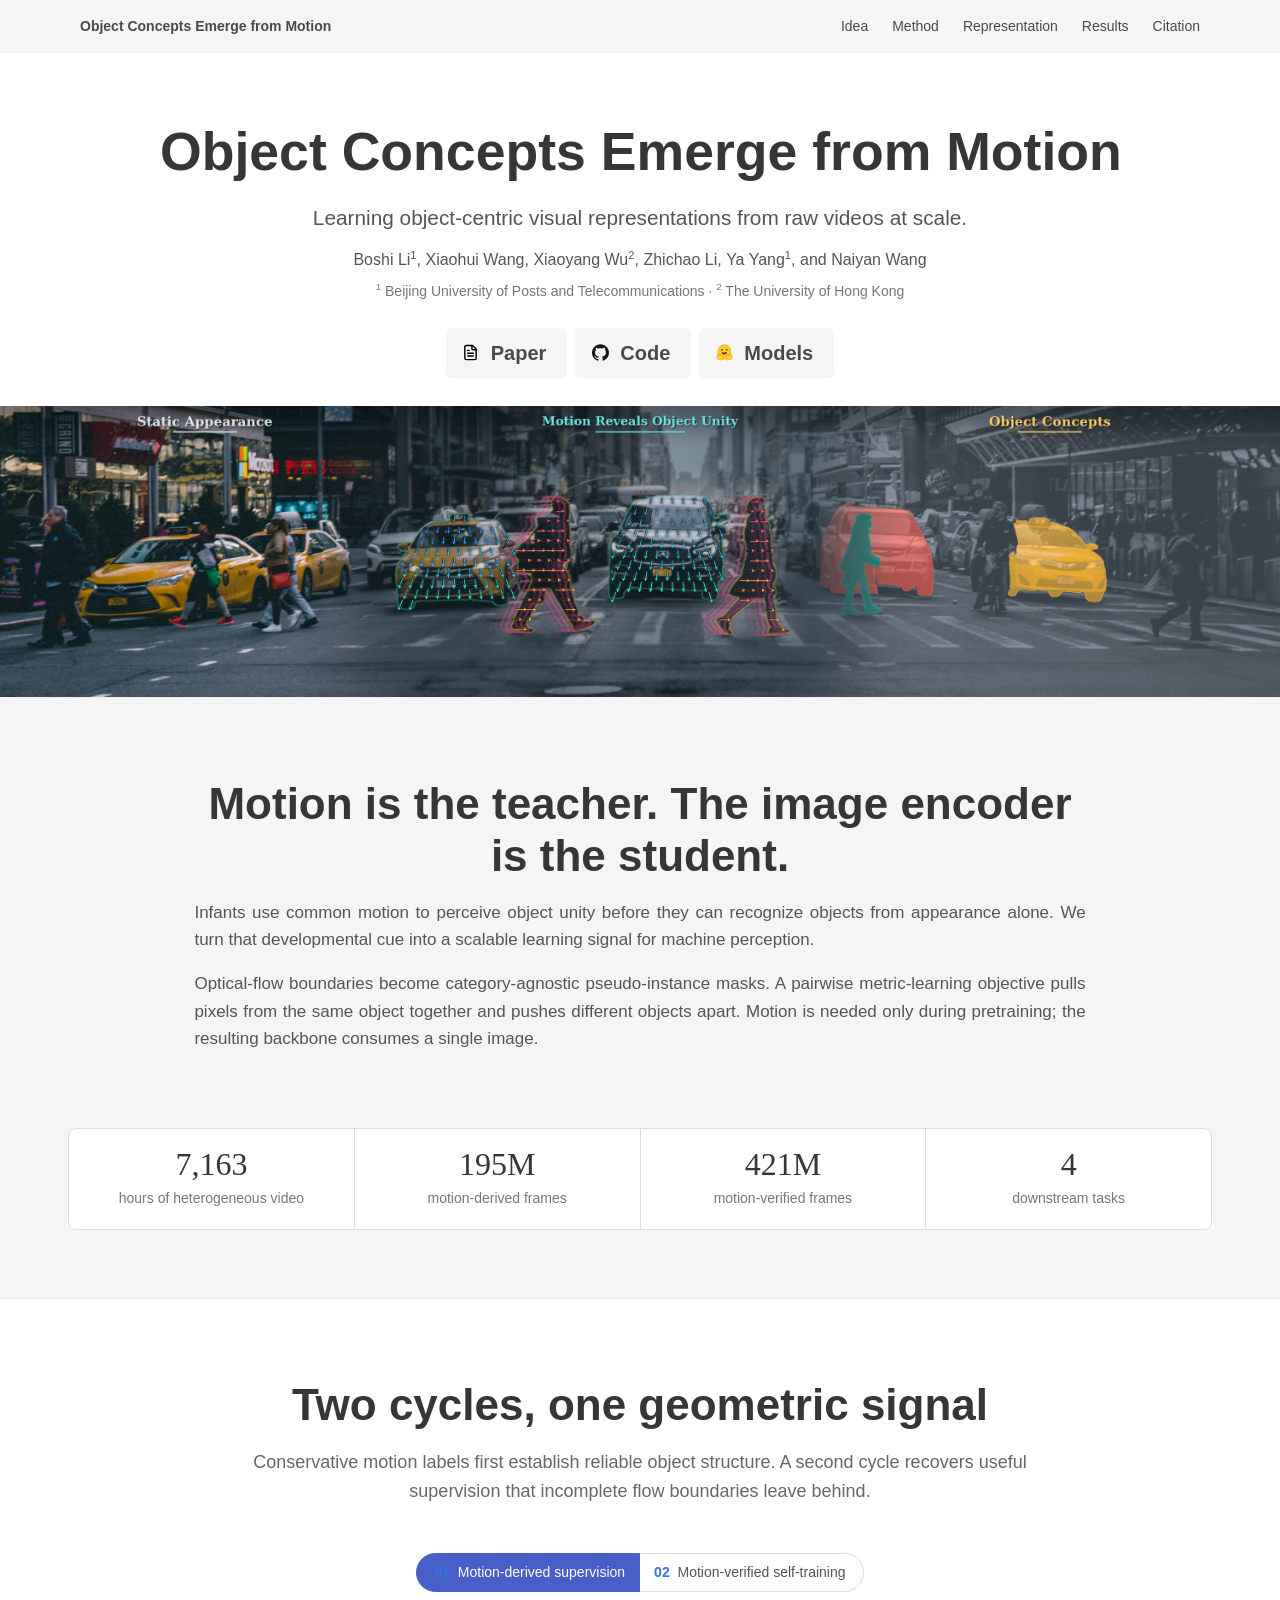
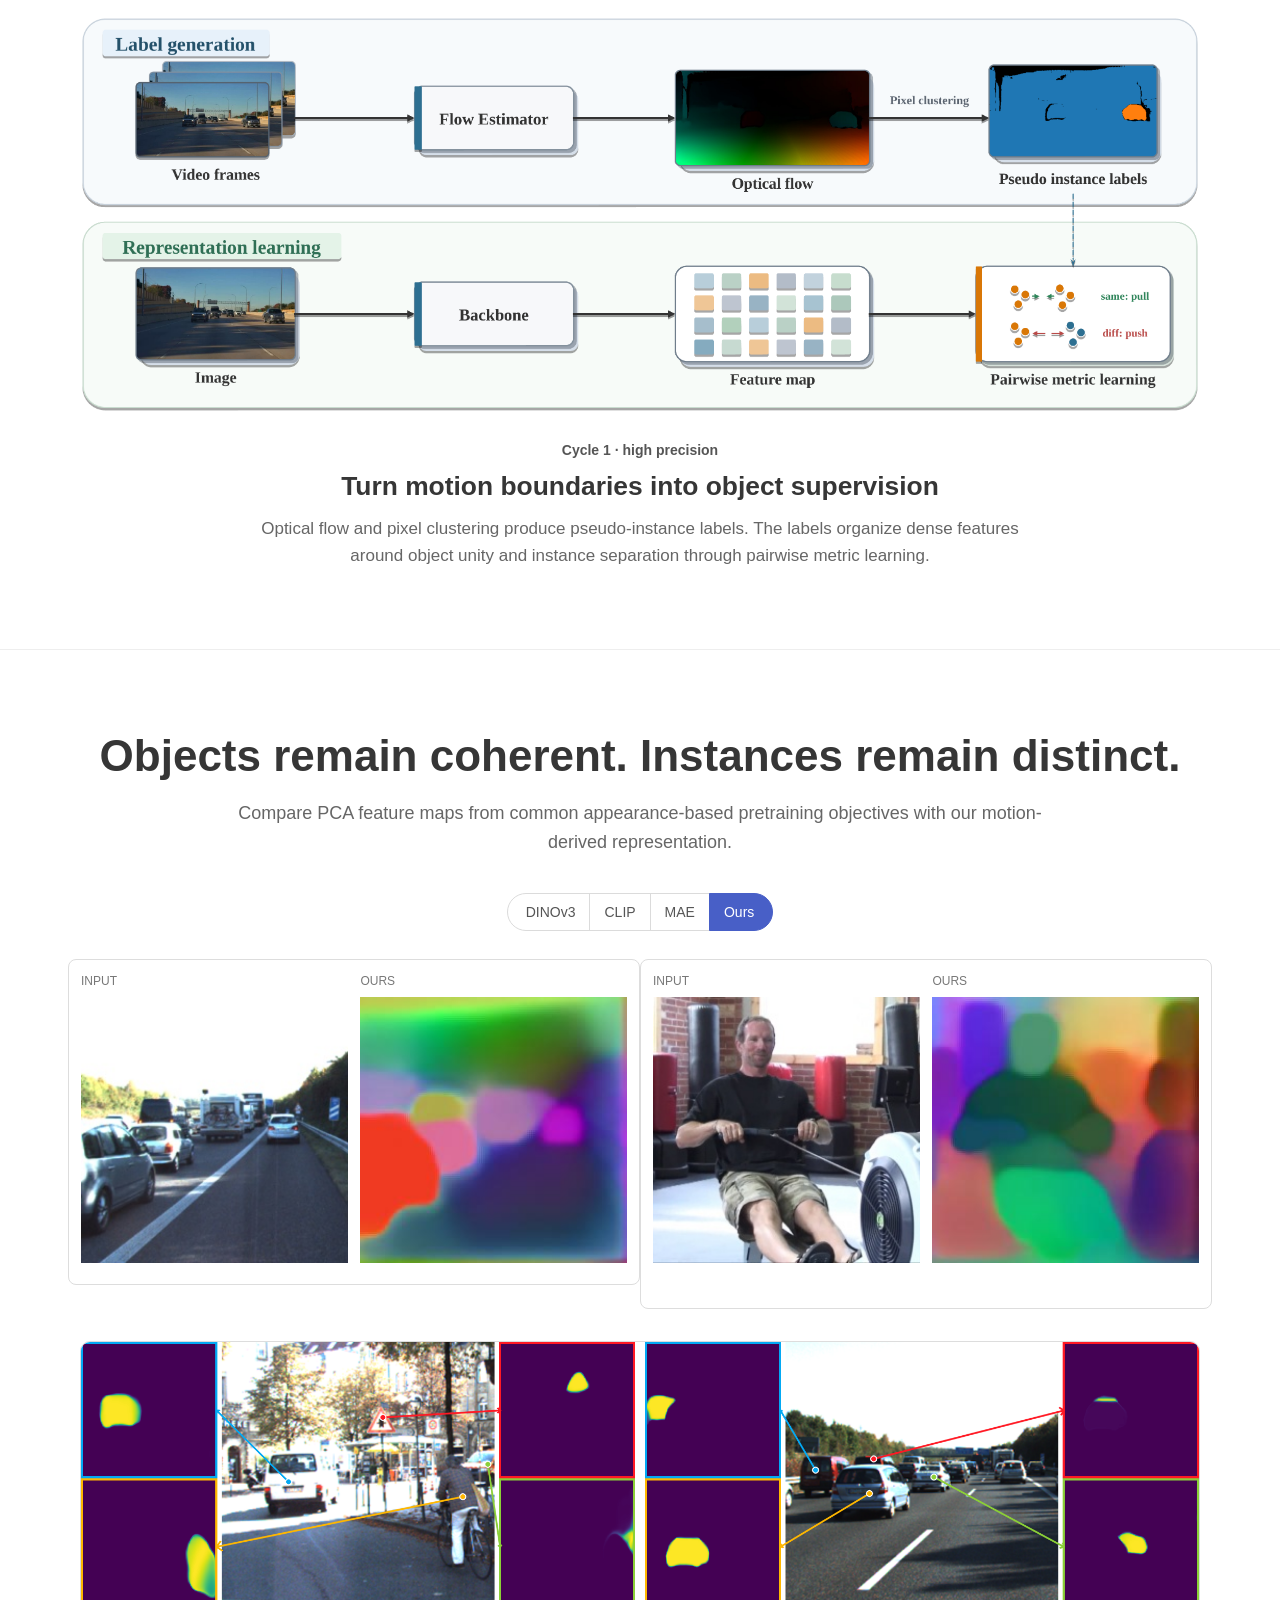
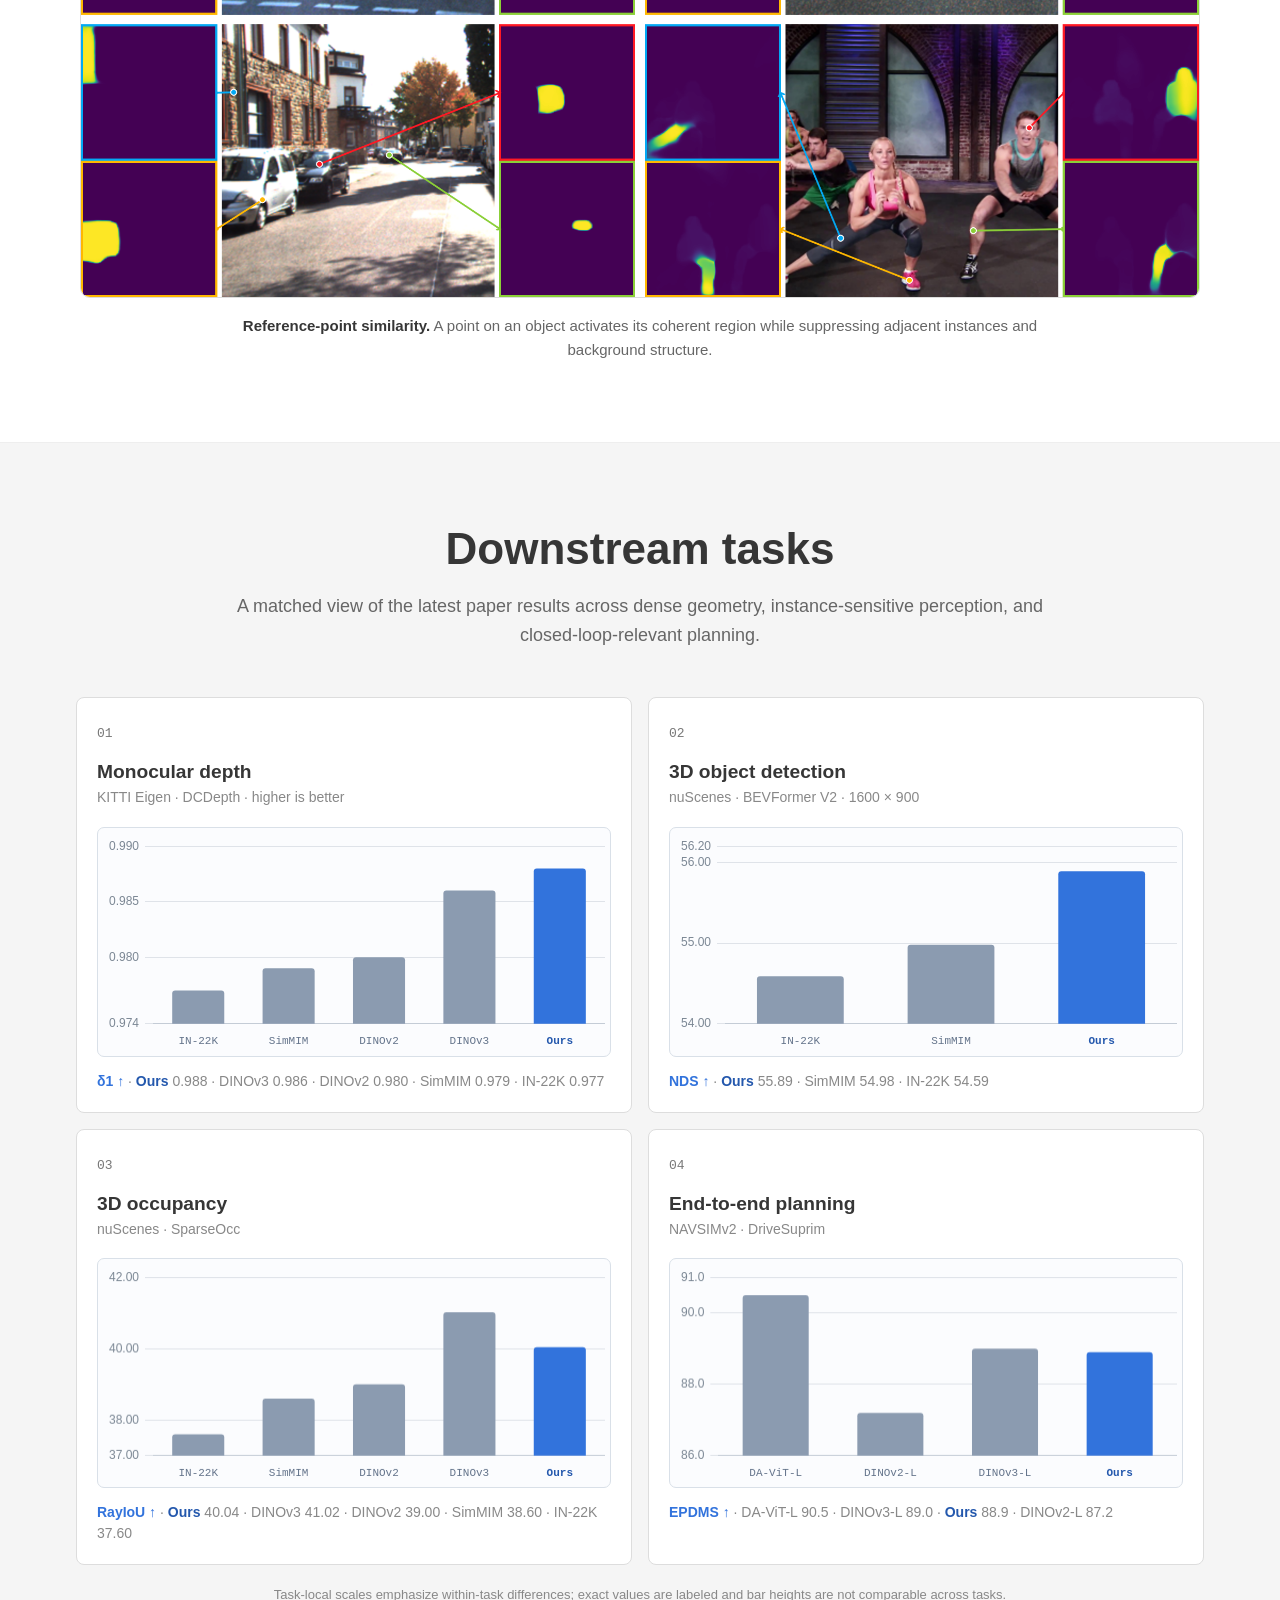
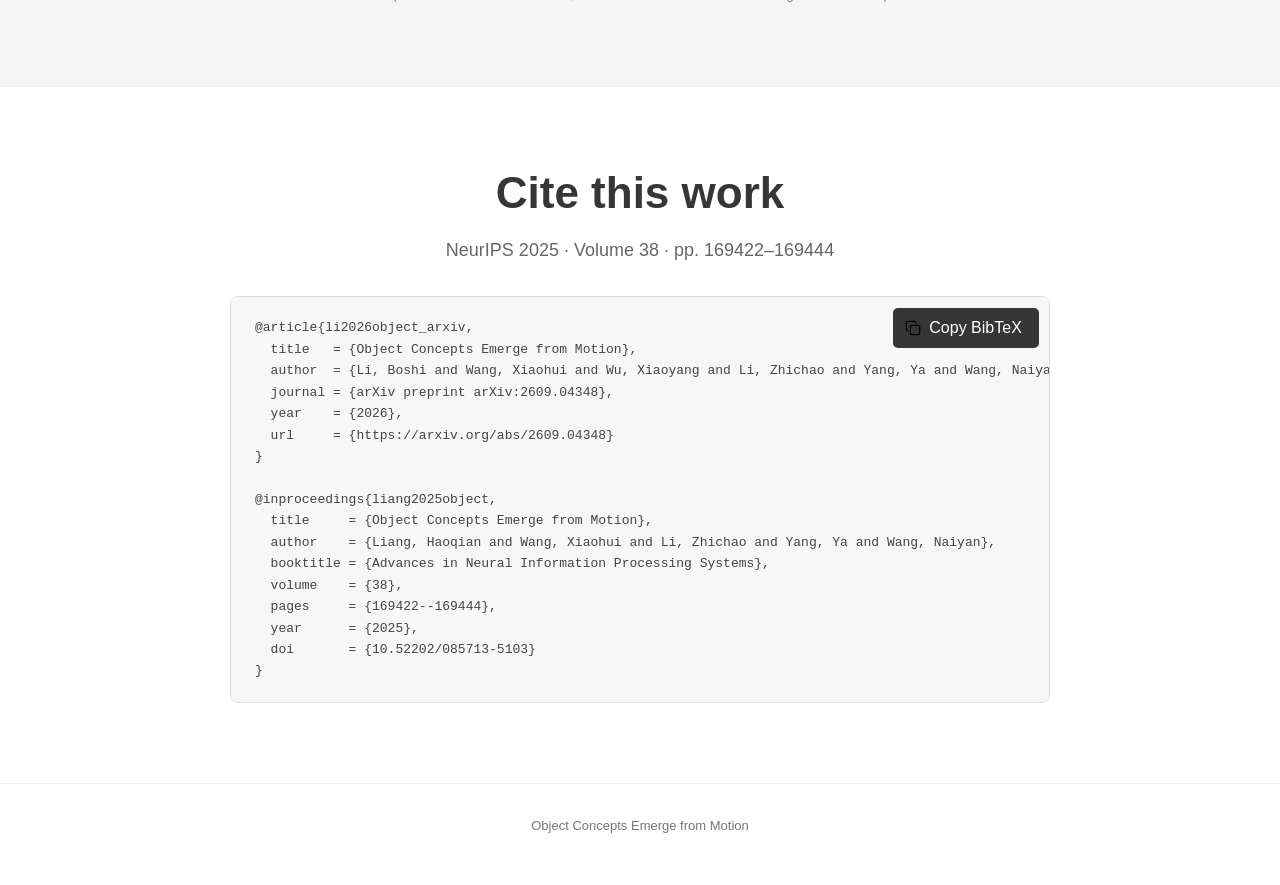
<file: index.html>
<!doctype html>
<html lang="en">
  <head>
    <meta charset="utf-8">
    <meta name="viewport" content="width=device-width, initial-scale=1">
    <meta name="description" content="Object Concepts Emerge from Motion: learning object-centric visual representations from raw video at scale.">
    <meta name="theme-color" content="#ffffff">
    <meta property="og:title" content="Object Concepts Emerge from Motion">
    <meta property="og:description" content="Motion teaches a single-image encoder which pixels belong to each object.">
    <meta property="og:image" content="assets/main-teaser.png">
    <title>Object Concepts Emerge from Motion</title>
    <link rel="icon" href="assets/favicon.svg" type="image/svg+xml">
    <link rel="stylesheet" href="assets/vendor/bulma.min.css">
    <link rel="stylesheet" href="styles.css?v=11">
    <script src="assets/vendor/chart.umd.min.js" defer></script>
    <script src="script.js?v=10" defer></script>
  </head>
  <body>
    <a class="skip-link" href="#main-content">Skip to content</a>
    <nav class="navbar is-light publication-nav" aria-label="Main navigation">
      <div class="container is-max-desktop">
        <div class="navbar-brand"><a class="navbar-item nav-brand" href="#top">Object Concepts Emerge from Motion</a></div>
        <button class="navbar-burger" type="button" aria-label="Open navigation" aria-expanded="false" aria-controls="publication-menu"><span></span><span></span><span></span></button>
        <div class="navbar-menu" id="publication-menu">
          <div class="navbar-end">
            <a class="navbar-item" href="#idea">Idea</a><a class="navbar-item" href="#method">Method</a><a class="navbar-item" href="#representation">Representation</a><a class="navbar-item" href="#results">Results</a><a class="navbar-item" href="#citation">Citation</a>
          </div>
        </div>
      </div>
    </nav>

    <main id="main-content">
      <section class="hero publication-hero" id="top">
        <div class="hero-body">
          <div class="container is-max-desktop has-text-centered">
            <h1 class="title publication-title">Object Concepts Emerge from Motion</h1>
            <p class="subtitle publication-deck">Learning object-centric visual representations from raw videos at scale.</p>
            <div class="publication-authors"><span class="author-block">Boshi Li<sup>1</sup>,</span> <span class="author-block">Xiaohui Wang,</span> <span class="author-block">Xiaoyang Wu<sup>2</sup>,</span> <span class="author-block">Zhichao Li,</span> <span class="author-block">Ya Yang<sup>1</sup>,</span> <span class="author-block">and Naiyan Wang</span></div>
            <div class="publication-affiliations"><sup>1</sup> Beijing University of Posts and Telecommunications · <sup>2</sup> The University of Hong Kong</div>
            <div class="publication-links buttons are-medium is-centered">
              <a class="button is-light" href="http://arxiv.org/abs/2609.04348" target="_blank" rel="noreferrer"><span class="icon"><img src="assets/icons/file-text.svg" alt=""></span><span>Paper</span></a>
              <a class="button is-light" href="https://github.com/TJ12342/object-concepts-from-motion/tree/main" target="_blank" rel="noreferrer"><span class="icon"><img src="assets/icons/github.svg" alt=""></span><span>Code</span></a>
              <a class="button is-light" href="https://huggingface.co/tj111/object-concepts-from-motion/tree/main" target="_blank" rel="noreferrer"><span class="icon"><img src="assets/icons/hugging-face.svg" alt=""></span><span>Models</span></a>
            </div>
          </div>
        </div>
      </section>

      <section class="section teaser-section" aria-label="Paper overview">
        <div class="teaser-container">
          <figure class="publication-figure"><img src="assets/main-teaser.png" alt="A street scene progressing from static appearance, through optical-flow groupings, to coherent object concepts."></figure>
        </div>
      </section>

      <section class="section is-light" id="idea">
        <div class="container is-max-desktop">
          <div class="columns is-centered"><div class="column is-four-fifths has-text-centered"><h2 class="title is-3">Motion is the teacher. The image encoder is the student.</h2><div class="content has-text-justified"><p>Infants use common motion to perceive object unity before they can recognize objects from appearance alone. We turn that developmental cue into a scalable learning signal for machine perception.</p><p>Optical-flow boundaries become category-agnostic pseudo-instance masks. A pairwise metric-learning objective pulls pixels from the same object together and pushes different objects apart. Motion is needed only during pretraining; the resulting backbone consumes a single image.</p></div></div></div>
          <div class="columns project-stats is-centered"><div class="column"><strong>7,163</strong><span>hours of heterogeneous video</span></div><div class="column"><strong>195M</strong><span>motion-derived frames</span></div><div class="column"><strong>421M</strong><span>motion-verified frames</span></div><div class="column"><strong>4</strong><span>downstream tasks</span></div></div>
        </div>
      </section>

      <section class="section" id="method">
        <div class="container is-max-desktop">
          <div class="columns is-centered"><div class="column is-four-fifths has-text-centered"><h2 class="title is-3">Two cycles, one geometric signal</h2><p class="section-lead">Conservative motion labels first establish reliable object structure. A second cycle recovers useful supervision that incomplete flow boundaries leave behind.</p></div></div>
          <div class="tabs is-centered is-toggle is-toggle-rounded method-tabs" role="tablist"><ul><li class="is-active"><a id="cycle-one-tab" role="tab" aria-selected="true" aria-controls="method-panel" data-method="cycle-one"><span>01</span>&nbsp; Motion-derived supervision</a></li><li><a id="cycle-two-tab" role="tab" aria-selected="false" aria-controls="method-panel" data-method="cycle-two"><span>02</span>&nbsp; Motion-verified self-training</a></li></ul></div>
          <div class="method-panel" id="method-panel" role="tabpanel" aria-labelledby="cycle-one-tab"><figure class="publication-figure"><img id="method-image" src="assets/cycle-one-web-v2.png" alt="Cycle one pipeline from video frames and optical flow to pseudo-instance labels and pairwise representation learning."></figure><div class="method-caption has-text-centered"><p class="publication-venue" id="method-kicker">Cycle 1 · high precision</p><h3 class="title is-4" id="method-title">Turn motion boundaries into object supervision</h3><p id="method-description">Optical flow and pixel clustering produce pseudo-instance labels. The labels organize dense features around object unity and instance separation through pairwise metric learning.</p></div></div>
        </div>
      </section>

      <section class="section" id="representation"><div class="container is-max-desktop"><div class="has-text-centered"><h2 class="title is-3">Objects remain coherent. Instances remain distinct.</h2><p class="section-lead">Compare PCA feature maps from common appearance-based pretraining objectives with our motion-derived representation.</p></div><div class="tabs is-centered is-toggle is-toggle-rounded feature-tabs" role="tablist"><ul><li><a role="tab" aria-selected="false" data-feature="dinov3">DINOv3</a></li><li><a role="tab" aria-selected="false" data-feature="clip">CLIP</a></li><li><a role="tab" aria-selected="false" data-feature="mae">MAE</a></li><li class="is-active"><a role="tab" aria-selected="true" data-feature="ours">Ours</a></li></ul></div><div class="columns feature-grid"><figure class="column box feature-sample"><div class="feature-pair"><div><span>Input</span><img src="assets/teaser-road.jpg" alt="Road scene input image."></div><div><span class="feature-name">Ours</span><img class="feature-output" data-scene="road" src="assets/teaser-road-ours.jpg" alt="Our PCA feature map for the road scene."></div></div></figure><figure class="column box feature-sample"><div class="feature-pair"><div><span>Input</span><img src="assets/teaser-urban.jpg" alt="Urban scene input image."></div><div><span class="feature-name">Ours</span><img class="feature-output" data-scene="urban" src="assets/teaser-urban-ours.jpg" alt="Our PCA feature map for the urban scene."></div></div></figure></div><figure class="publication-figure similarity-figure"><img src="assets/similarity-panels.png" alt="Reference-point similarity maps localized around coherent objects."><figcaption><strong>Reference-point similarity.</strong> A point on an object activates its coherent region while suppressing adjacent instances and background structure.</figcaption></figure></div></section>

      <section class="section is-light" id="results"><div class="container is-max-desktop"><div class="has-text-centered"><h2 class="title is-3">Downstream tasks</h2><p class="section-lead">A matched view of the latest paper results across dense geometry, instance-sensitive perception, and closed-loop-relevant planning.</p></div><div class="columns is-multiline result-grid"><article class="column is-half"><div class="box result-item"><span class="result-index">01</span><h3 class="title is-5">Monocular depth</h3><p>KITTI Eigen · DCDepth · higher is better</p><div class="chart-frame"><canvas id="depth-chart" data-result-chart="depth" role="img" aria-label="KITTI delta one comparison at L scale"></canvas></div><p class="chart-summary"><strong>δ1 ↑</strong> · <span class="chart-method-ours">Ours</span> 0.988 · DINOv3 0.986 · DINOv2 0.980 · SimMIM 0.979 · IN-22K 0.977</p></div></article><article class="column is-half"><div class="box result-item"><span class="result-index">02</span><h3 class="title is-5">3D object detection</h3><p>nuScenes · BEVFormer V2 · 1600 × 900</p><div class="chart-frame"><canvas id="detection-chart" data-result-chart="detection" role="img" aria-label="nuScenes NDS comparison at L scale"></canvas></div><p class="chart-summary"><strong>NDS ↑</strong> · <span class="chart-method-ours">Ours</span> 55.89 · SimMIM 54.98 · IN-22K 54.59</p></div></article><article class="column is-half"><div class="box result-item"><span class="result-index">03</span><h3 class="title is-5">3D occupancy</h3><p>nuScenes · SparseOcc</p><div class="chart-frame"><canvas id="occupancy-chart" data-result-chart="occupancy" role="img" aria-label="nuScenes RayIoU comparison at L scale"></canvas></div><p class="chart-summary"><strong>RayIoU ↑</strong> · <span class="chart-method-ours">Ours</span> 40.04 · DINOv3 41.02 · DINOv2 39.00 · SimMIM 38.60 · IN-22K 37.60</p></div></article><article class="column is-half"><div class="box result-item"><span class="result-index">04</span><h3 class="title is-5">End-to-end planning</h3><p>NAVSIMv2 · DriveSuprim</p><div class="chart-frame"><canvas id="planning-chart" data-result-chart="planning" role="img" aria-label="NAVSIMv2 EPDMS comparison at L scale"></canvas></div><p class="chart-summary"><strong>EPDMS ↑</strong> · DA-ViT-L 90.5 · DINOv3-L 89.0 · <span class="chart-method-ours">Ours</span> 88.9 · DINOv2-L 87.2</p></div></article></div><p class="results-note has-text-centered">Task-local scales emphasize within-task differences; exact values are labeled and bar heights are not comparable across tasks.</p></div></section>

      <section class="section" id="citation"><div class="container is-max-desktop"><div class="columns is-centered"><div class="column is-four-fifths has-text-centered"><h2 class="title is-3">Cite this work</h2><p class="section-lead">NeurIPS 2025 · Volume 38 · pp. 169422–169444</p><div class="bibtex-wrap"><button class="button is-dark copy-button" type="button" data-copy-citation><span class="icon"><img src="assets/icons/copy.svg" alt=""></span><span>Copy BibTeX</span></button><pre id="bibtex"><code>@article{li2026object_arxiv,
  title   = {Object Concepts Emerge from Motion},
  author  = {Li, Boshi and Wang, Xiaohui and Wu, Xiaoyang and Li, Zhichao and Yang, Ya and Wang, Naiyan},
  journal = {arXiv preprint arXiv:2609.04348},
  year    = {2026},
  url     = {https://arxiv.org/abs/2609.04348}
}

@inproceedings{liang2025object,
  title     = {Object Concepts Emerge from Motion},
  author    = {Liang, Haoqian and Wang, Xiaohui and Li, Zhichao and Yang, Ya and Wang, Naiyan},
  booktitle = {Advances in Neural Information Processing Systems},
  volume    = {38},
  pages     = {169422--169444},
  year      = {2025},
  doi       = {10.52202/085713-5103}
}</code></pre></div></div></div></div></section>
    </main>
    <footer class="footer"><div class="content has-text-centered"><p>Object Concepts Emerge from Motion</p></div></footer>
  </body>
</html>
</file>
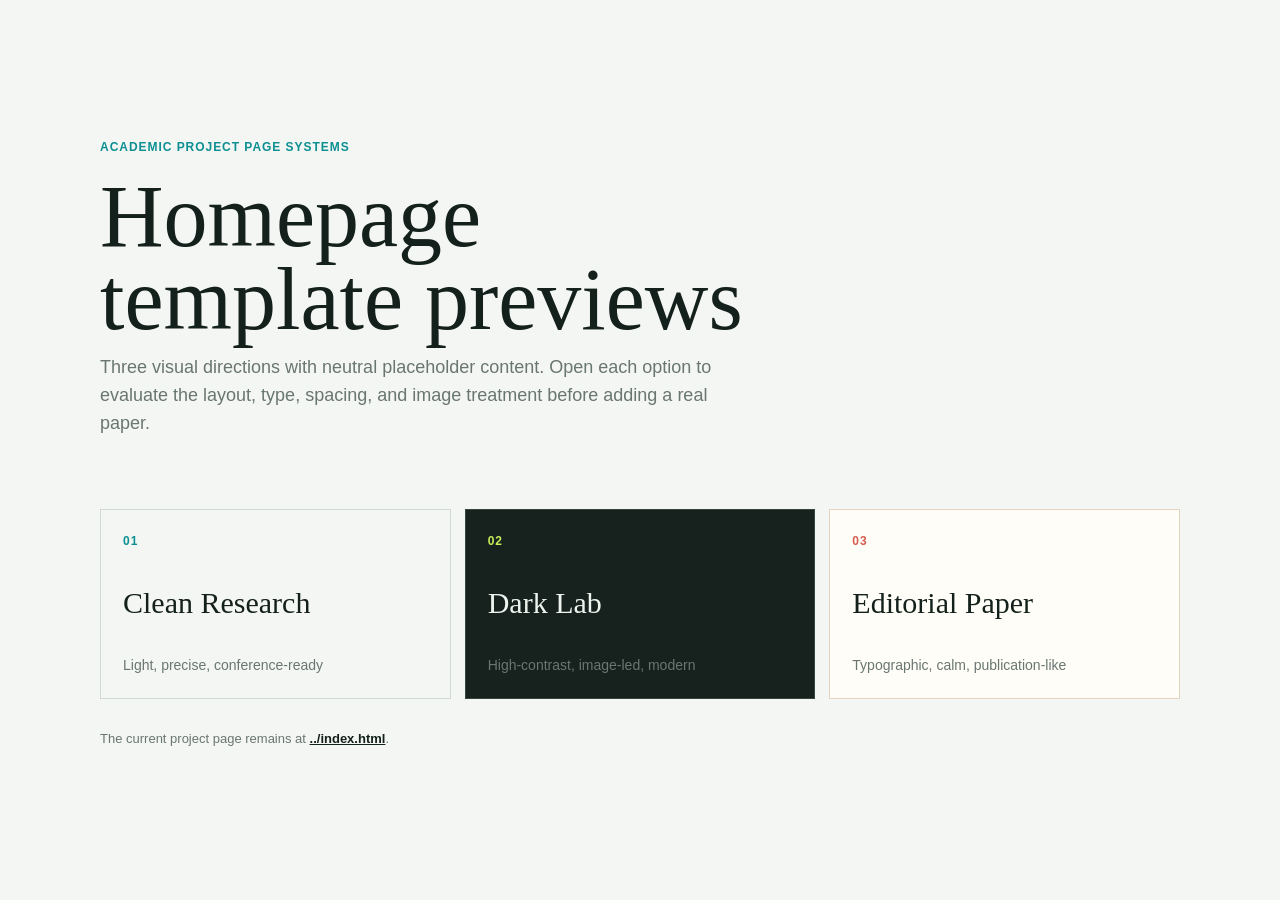
<file: variants/index.html>
<!doctype html>
<html lang="en">
  <head>
    <meta charset="utf-8">
    <meta name="viewport" content="width=device-width, initial-scale=1">
    <title>Homepage template previews</title>
    <link rel="stylesheet" href="styles.css">
  </head>
  <body class="preview-index">
    <main>
      <p class="preview-kicker">Academic project page systems</p>
      <h1>Homepage template previews</h1>
      <p class="preview-intro">Three visual directions with neutral placeholder content. Open each option to evaluate the layout, type, spacing, and image treatment before adding a real paper.</p>
      <div class="preview-grid">
        <a class="preview-card clean" href="clean.html">
          <span class="preview-number">01</span>
          <strong>Clean Research</strong>
          <span>Light, precise, conference-ready</span>
        </a>
        <a class="preview-card dark" href="dark.html">
          <span class="preview-number">02</span>
          <strong>Dark Lab</strong>
          <span>High-contrast, image-led, modern</span>
        </a>
        <a class="preview-card editorial" href="editorial.html">
          <span class="preview-number">03</span>
          <strong>Editorial Paper</strong>
          <span>Typographic, calm, publication-like</span>
        </a>
      </div>
      <p class="preview-note">The current project page remains at <a href="../index.html">../index.html</a>.</p>
    </main>
  </body>
</html>
</file>
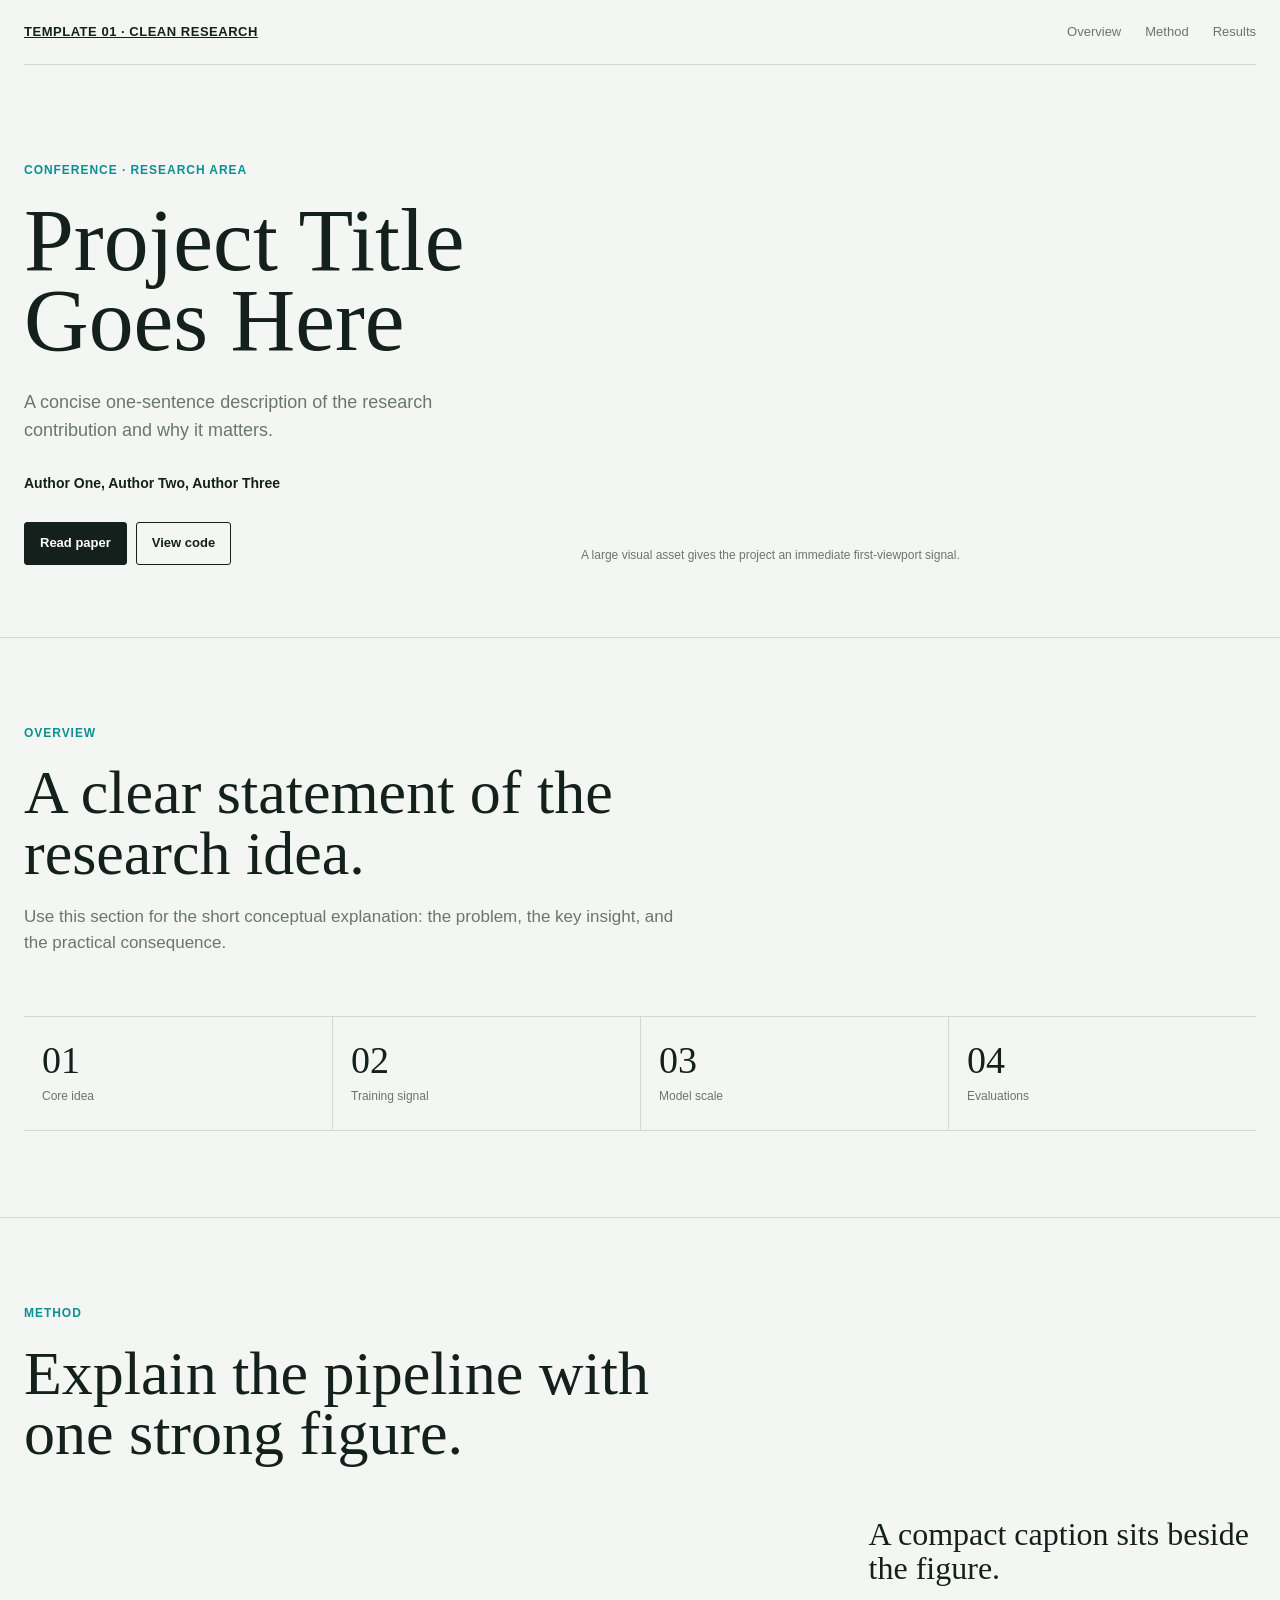
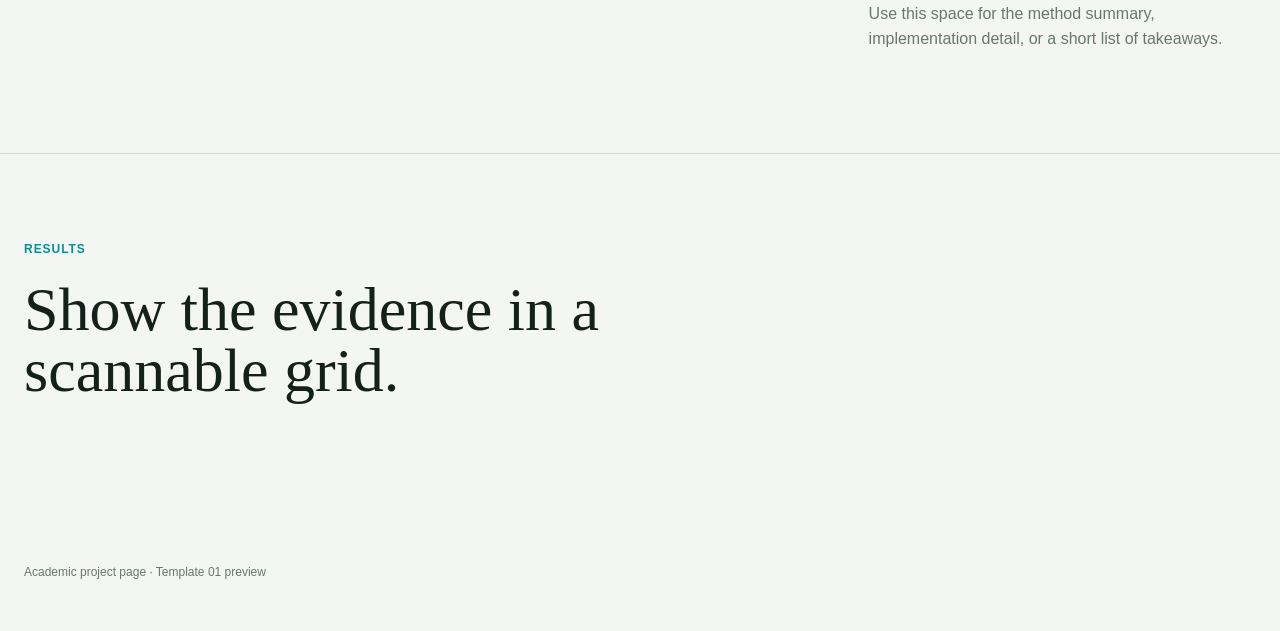
<file: variants/clean.html>
<!doctype html>
<html lang="en">
  <head><meta charset="utf-8"><meta name="viewport" content="width=device-width, initial-scale=1"><title>Object Concepts Emerge from Motion · Clean Research</title><link rel="stylesheet" href="styles.css"></head>
  <body class="variant-page clean">
    <header class="shell topbar"><a class="brand" href="index.html">Template 01 · Clean Research</a><nav><a href="#overview">Overview</a><a href="#method">Method</a><a href="#results">Results</a></nav></header>
    <main>
      <section class="shell hero"><div><p class="eyebrow">Conference · Research area</p><h1>Project Title<br>Goes Here</h1><p class="dek">A concise one-sentence description of the research contribution and why it matters.</p><p class="authors">Author One, Author Two, Author Three</p><div class="links"><a href="#paper">Read paper</a><a href="#code">View code</a></div></div><figure><div class="demo-visual hero-visual"><span></span><span></span><span></span></div><figcaption>A large visual asset gives the project an immediate first-viewport signal.</figcaption></figure></section>
      <section class="band" id="overview"><div class="shell"><p class="eyebrow">Overview</p><h2>A clear statement of the research idea.</h2><p class="band-intro">Use this section for the short conceptual explanation: the problem, the key insight, and the practical consequence.</p><div class="metrics"><div class="metric"><strong>01</strong><span>Core idea</span></div><div class="metric"><strong>02</strong><span>Training signal</span></div><div class="metric"><strong>03</strong><span>Model scale</span></div><div class="metric"><strong>04</strong><span>Evaluations</span></div></div></div></section>
      <section class="band" id="method"><div class="shell"><p class="eyebrow">Method</p><h2>Explain the pipeline with one strong figure.</h2><div class="method-row"><div class="demo-visual pipeline-visual"><i></i><i></i><i></i><i></i></div><div class="method-copy"><h3>A compact caption sits beside the figure.</h3><p>Use this space for the method summary, implementation detail, or a short list of takeaways.</p></div></div></div></section>
      <section class="band" id="results"><div class="shell"><p class="eyebrow">Results</p><h2>Show the evidence in a scannable grid.</h2><div class="feature"><div class="demo-visual result-visual"><b></b><b></b><b></b></div><div class="demo-visual result-visual alt"><b></b><b></b><b></b></div></div></div></section>
    </main><footer class="shell footer">Academic project page · Template 01 preview</footer>
  </body>
</html>
</file>
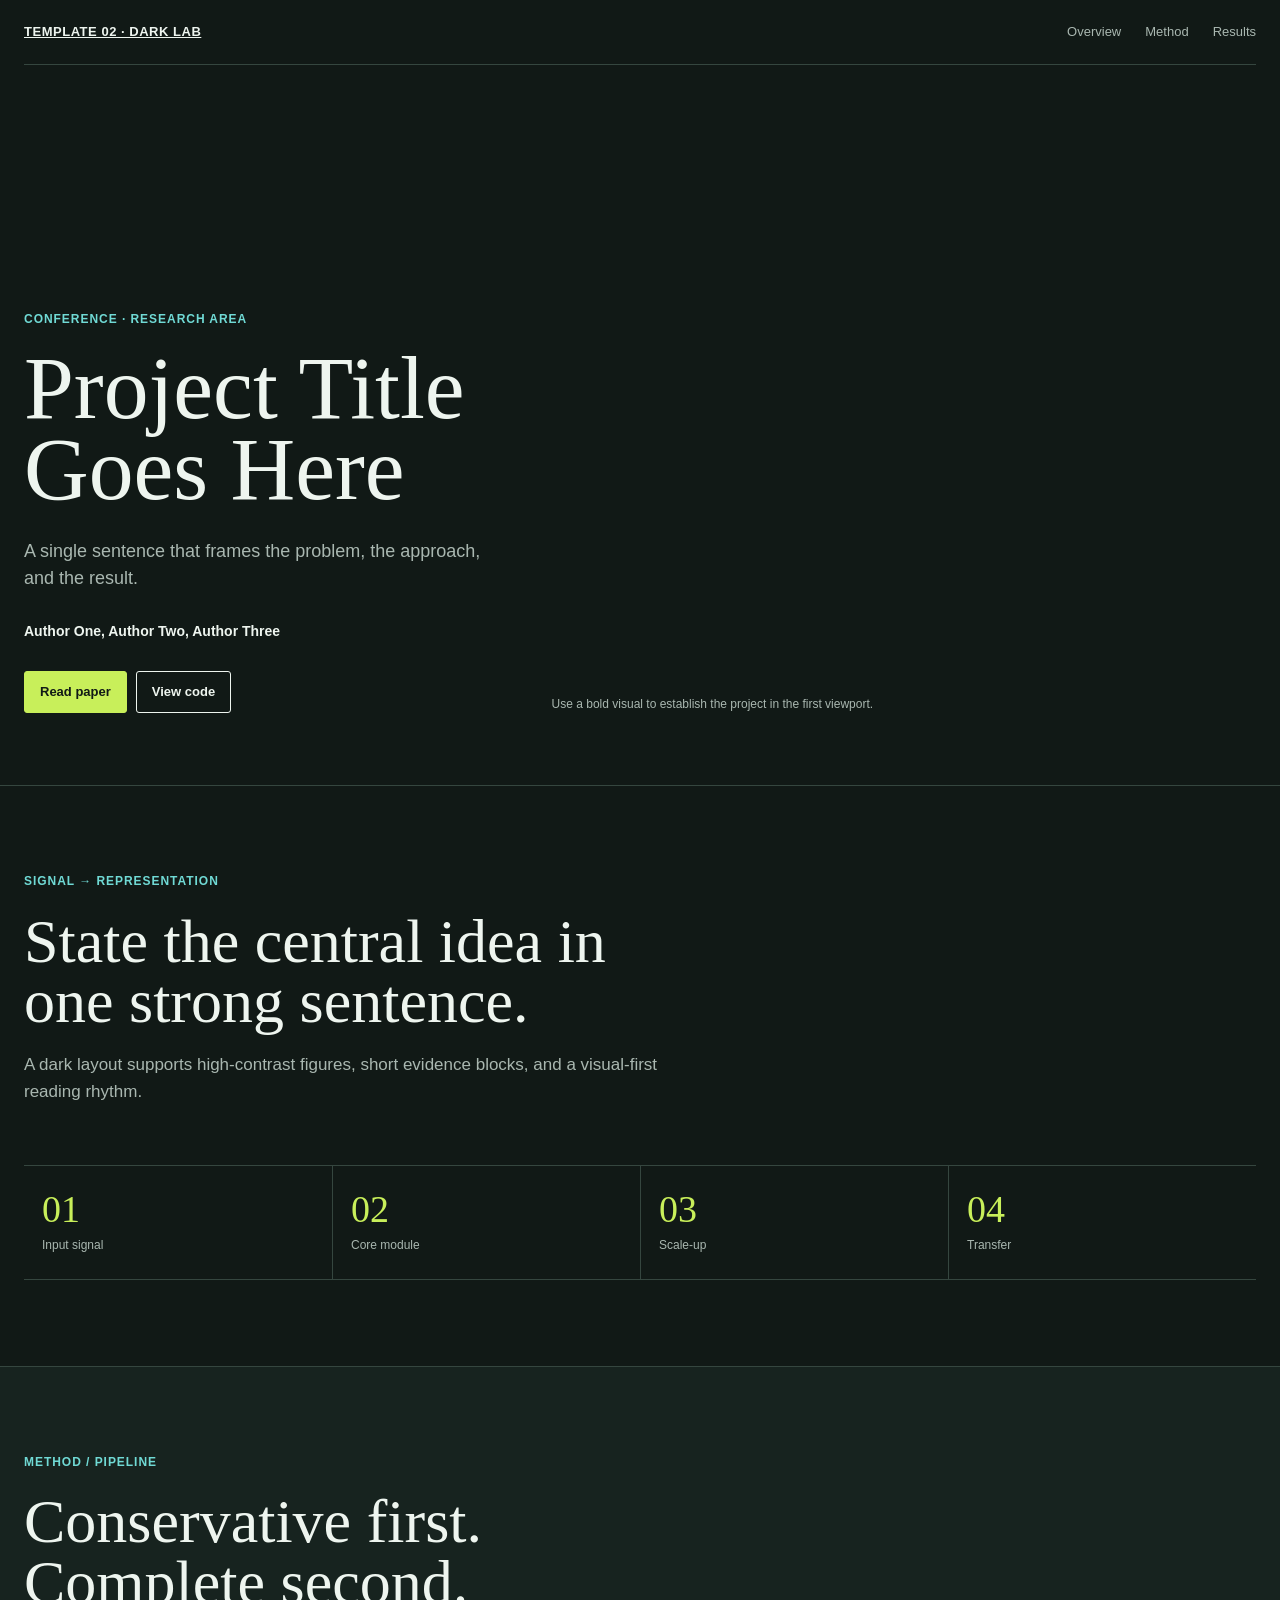
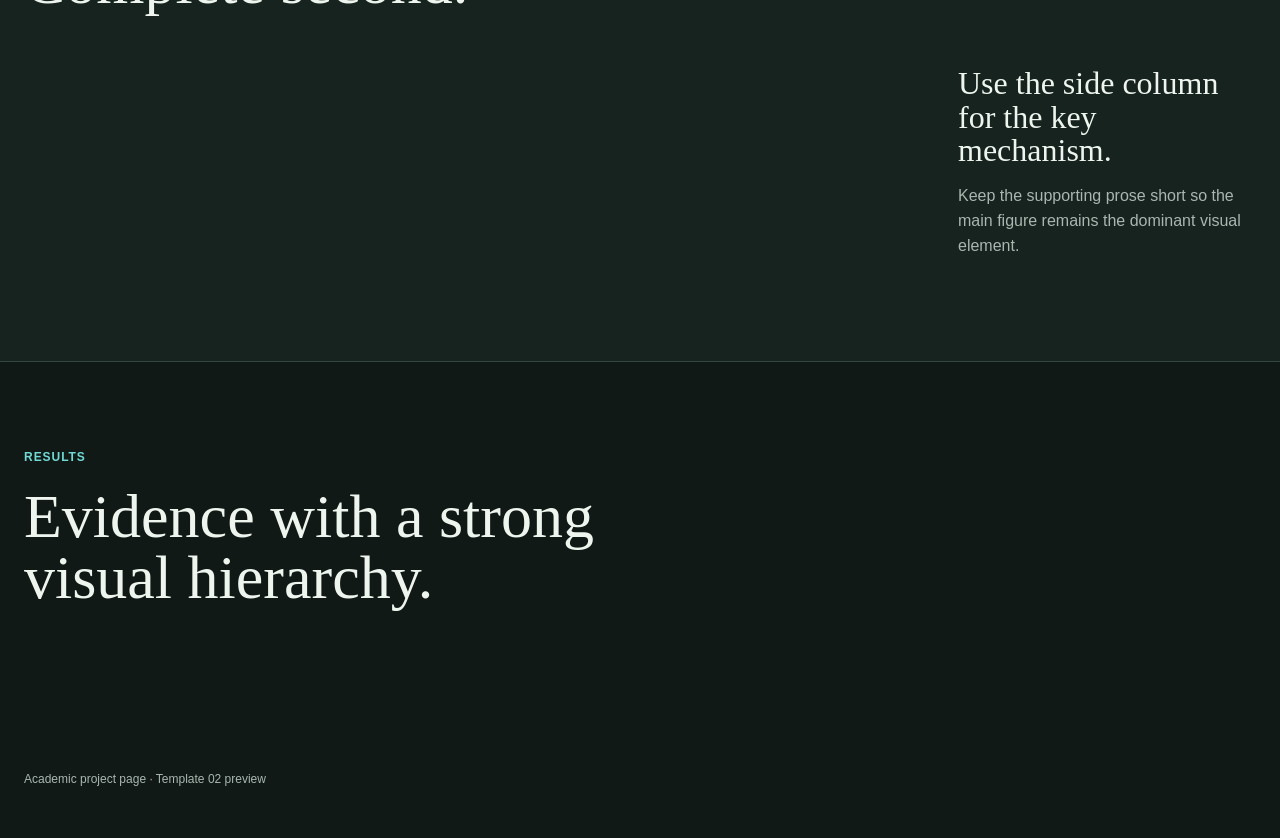
<file: variants/dark.html>
<!doctype html>
<html lang="en">
  <head><meta charset="utf-8"><meta name="viewport" content="width=device-width, initial-scale=1"><title>Object Concepts Emerge from Motion · Dark Lab</title><link rel="stylesheet" href="styles.css"></head>
  <body class="variant-page dark">
    <header class="shell topbar"><a class="brand" href="index.html">Template 02 · Dark Lab</a><nav><a href="#overview">Overview</a><a href="#method">Method</a><a href="#results">Results</a></nav></header>
    <main>
      <section class="shell hero"><div><p class="eyebrow">Conference · Research area</p><h1>Project Title<br>Goes Here</h1><p class="dek">A single sentence that frames the problem, the approach, and the result.</p><p class="authors">Author One, Author Two, Author Three</p><div class="links"><a href="#paper">Read paper</a><a href="#code">View code</a></div></div><figure><div class="demo-visual hero-visual"><span></span><span></span><span></span></div><figcaption>Use a bold visual to establish the project in the first viewport.</figcaption></figure></section>
      <section class="band" id="overview"><div class="shell"><p class="eyebrow">Signal → representation</p><h2>State the central idea in one strong sentence.</h2><p class="band-intro">A dark layout supports high-contrast figures, short evidence blocks, and a visual-first reading rhythm.</p><div class="metrics"><div class="metric"><strong>01</strong><span>Input signal</span></div><div class="metric"><strong>02</strong><span>Core module</span></div><div class="metric"><strong>03</strong><span>Scale-up</span></div><div class="metric"><strong>04</strong><span>Transfer</span></div></div></div></section>
      <section class="band" id="method"><div class="shell"><p class="eyebrow">Method / pipeline</p><h2>Conservative first.<br>Complete second.</h2><div class="method-row"><div class="demo-visual pipeline-visual"><i></i><i></i><i></i><i></i></div><div class="method-copy"><h3>Use the side column for the key mechanism.</h3><p>Keep the supporting prose short so the main figure remains the dominant visual element.</p></div></div></div></section>
      <section class="band" id="results"><div class="shell"><p class="eyebrow">Results</p><h2>Evidence with a strong visual hierarchy.</h2><div class="feature"><div class="demo-visual result-visual"><b></b><b></b><b></b></div><div class="demo-visual result-visual alt"><b></b><b></b><b></b></div></div></div></section>
    </main><footer class="shell footer">Academic project page · Template 02 preview</footer>
  </body>
</html>
</file>
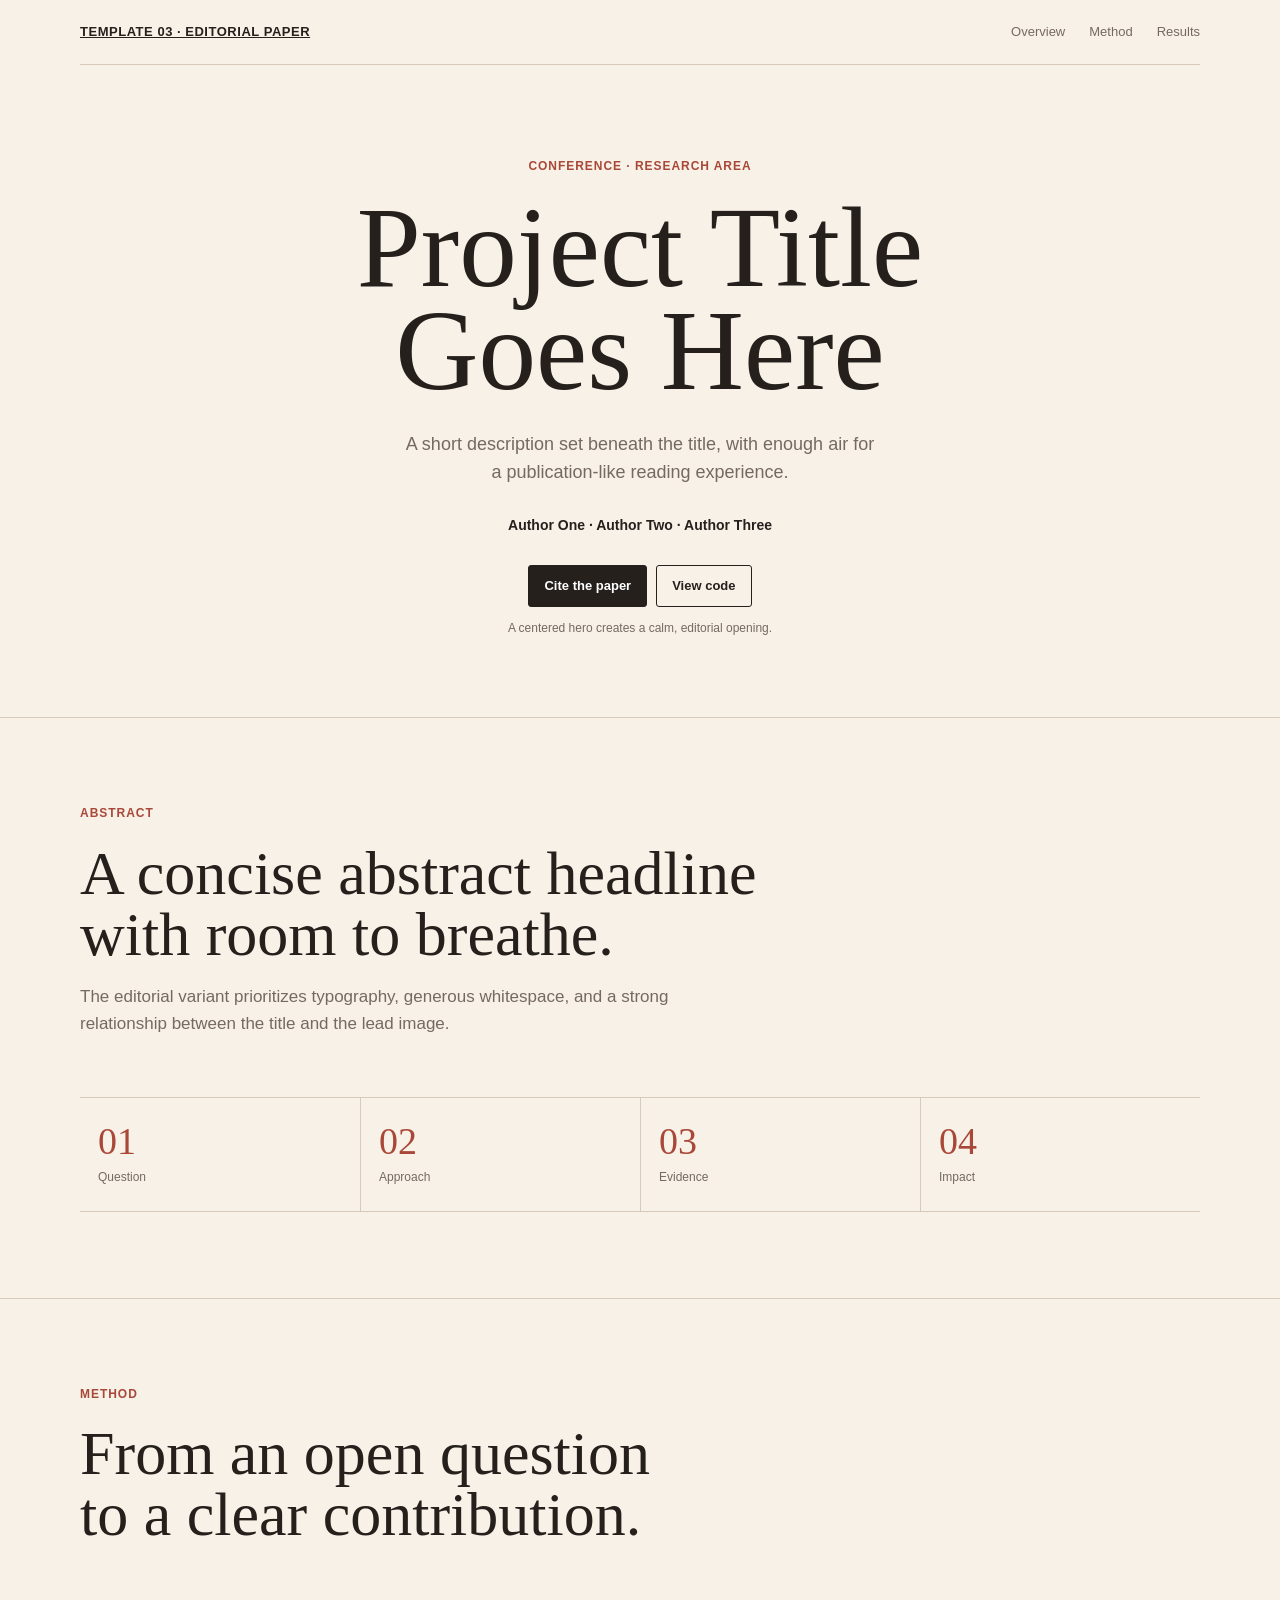
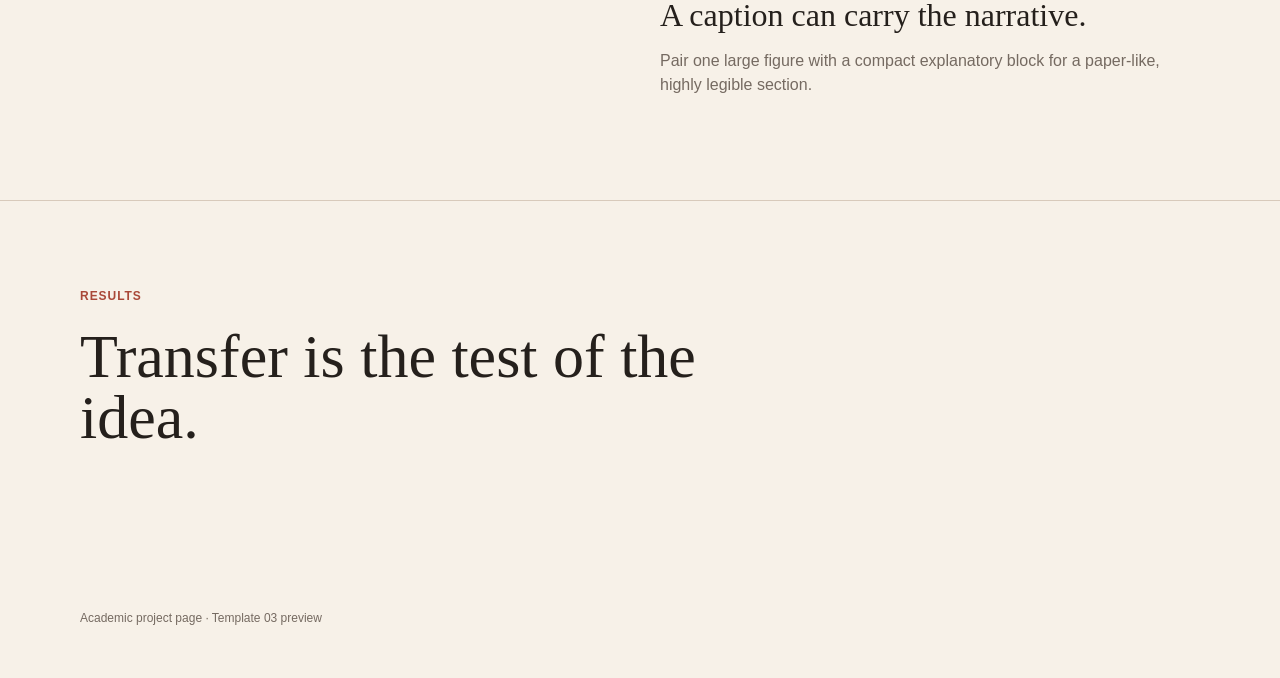
<file: variants/editorial.html>
<!doctype html>
<html lang="en">
  <head><meta charset="utf-8"><meta name="viewport" content="width=device-width, initial-scale=1"><title>Object Concepts Emerge from Motion · Editorial Paper</title><link rel="stylesheet" href="styles.css"></head>
  <body class="variant-page editorial">
    <header class="shell topbar"><a class="brand" href="index.html">Template 03 · Editorial Paper</a><nav><a href="#overview">Overview</a><a href="#method">Method</a><a href="#results">Results</a></nav></header>
    <main>
      <section class="shell hero"><p class="eyebrow">Conference · Research area</p><h1>Project Title<br>Goes Here</h1><p class="dek">A short description set beneath the title, with enough air for a publication-like reading experience.</p><p class="authors">Author One · Author Two · Author Three</p><div class="links"><a href="#paper">Cite the paper</a><a href="#code">View code</a></div><figure><div class="demo-visual hero-visual"><span></span><span></span><span></span></div><figcaption>A centered hero creates a calm, editorial opening.</figcaption></figure></section>
      <section class="band" id="overview"><div class="shell"><p class="eyebrow">Abstract</p><h2>A concise abstract headline with room to breathe.</h2><p class="band-intro">The editorial variant prioritizes typography, generous whitespace, and a strong relationship between the title and the lead image.</p><div class="metrics"><div class="metric"><strong>01</strong><span>Question</span></div><div class="metric"><strong>02</strong><span>Approach</span></div><div class="metric"><strong>03</strong><span>Evidence</span></div><div class="metric"><strong>04</strong><span>Impact</span></div></div></div></section>
      <section class="band" id="method"><div class="shell"><p class="eyebrow">Method</p><h2>From an open question<br>to a clear contribution.</h2><div class="method-row"><div class="demo-visual pipeline-visual"><i></i><i></i><i></i><i></i></div><div class="method-copy"><h3>A caption can carry the narrative.</h3><p>Pair one large figure with a compact explanatory block for a paper-like, highly legible section.</p></div></div></div></section>
      <section class="band" id="results"><div class="shell"><p class="eyebrow">Results</p><h2>Transfer is the test of the idea.</h2><div class="feature"><div class="demo-visual result-visual"><b></b><b></b><b></b></div><div class="demo-visual result-visual alt"><b></b><b></b><b></b></div></div></div></section>
    </main><footer class="shell footer">Academic project page · Template 03 preview</footer>
  </body>
</html>
</file>
<file: styles.css>
:root {
  --ink: #363636;
  --muted: #626262;
  --line: #e8e8e8;
  --paper: #fff;
  --soft: #f5f5f5;
  --accent: #3273dc;
  --gold: #b37500;
}

html {
  scroll-behavior: smooth;
  background: var(--paper);
}

body {
  color: var(--ink);
  background: var(--paper);
  font-family: "Noto Sans", "Segoe UI", Arial, sans-serif;
  font-size: 17px;
  line-height: 1.6;
}

.skip-link {
  position: fixed;
  z-index: 100;
  top: 8px;
  left: 8px;
  padding: 8px 12px;
  color: #fff;
  background: var(--ink);
  transform: translateY(-150%);
}

.skip-link:focus {
  transform: translateY(0);
}

.publication-nav {
  min-height: 3.25rem;
  border-bottom: 1px solid #eee;
  box-shadow: none;
}

.publication-nav .container {
  width: min(calc(100% - 32px), 1120px);
  max-width: 1120px;
}

.nav-brand,
.publication-nav .navbar-item {
  color: #555;
  font-size: 14px;
}

.nav-brand {
  font-weight: 700;
}

.publication-nav .navbar-item:hover {
  color: #222;
  background: #f5f5f5;
}

.publication-hero {
  background: var(--paper);
}

.publication-hero .hero-body {
  padding: 4.25rem 1.5rem 2rem;
}

.publication-venue {
  margin: 0 0 1.15rem;
  color: #555;
  font-size: 14px;
  font-weight: 700;
}

.publication-title,
.section .title {
  color: var(--ink);
  font-family: "Google Sans", "Segoe UI", Arial, sans-serif;
  font-weight: 700;
  letter-spacing: 0;
}

.publication-title {
  max-width: 1120px;
  margin: 0 auto;
  font-size: clamp(2.5rem, 4.4vw, 3.35rem);
  line-height: 1.12;
  white-space: nowrap;
}

.publication-deck {
  max-width: 820px;
  margin: 1.15rem auto 0 !important;
  color: #555;
  font-size: 1.3rem;
}

.publication-authors {
  margin-top: 1rem;
  color: #555;
  font-size: 16px;
}

.author-block {
  display: inline-block;
}

.publication-authors sup,
.publication-affiliations sup {
  font-size: .7em;
}

.publication-affiliations {
  margin-top: .35rem;
  color: #777;
  font-size: 14px;
}

.publication-links {
  margin-top: 1.4rem;
}

.publication-links .button {
  margin: .25rem;
  border-radius: 5px;
  font-weight: 600;
}

.publication-links .button img {
  width: 17px;
  height: 17px;
}

.publication-links .button small {
  margin-left: .45rem;
  font-size: 10px;
  text-transform: uppercase;
}

.teaser-section {
  padding: 0;
  border-top: 0;
}

.teaser-container {
  width: 100%;
  max-width: none !important;
  overflow: hidden;
}

.section .teaser-container {
  width: 100%;
  max-width: none;
}

.publication-figure {
  margin: 0 auto;
  text-align: center;
}

.publication-figure img {
  display: block;
  width: 100%;
  margin: 0 auto;
  border: 1px solid #ddd;
  border-radius: 10px;
}

.publication-figure figcaption {
  max-width: 850px;
  margin: 1rem auto 0;
  color: #666;
  font-size: 15px;
}

.teaser-section .publication-figure img {
  width: 100%;
  max-width: 100%;
  margin-left: 0;
  border: 0;
  border-radius: 0;
}

.section {
  padding: 5rem 1.5rem;
  border-top: 1px solid #eee;
}

.section.is-light {
  background: var(--soft);
}

.section .container {
  width: min(100%, 1120px);
  max-width: 1120px;
}

.section .teaser-container {
  width: 100%;
  max-width: none;
}

.section.teaser-section {
  padding: 0;
  border-top: 0;
}

.section .title.is-3 {
  margin-bottom: 1rem;
  font-size: clamp(1.9rem, 4vw, 2.75rem);
  line-height: 1.2;
}

.section-lead {
  max-width: 820px;
  margin: 0 auto;
  color: #666;
  font-size: 18px;
}

.content {
  color: #555;
}

.content p {
  margin-bottom: 1rem;
}

.project-stats {
  margin-top: 3rem;
  border: 1px solid #ddd;
  border-radius: 8px;
  background: #fff;
}

.project-stats .column {
  padding: 1.2rem 1rem;
  border-left: 1px solid #ddd;
  text-align: center;
}

.project-stats .column:first-child {
  border-left: 0;
}

.project-stats strong {
  display: block;
  color: var(--ink);
  font-family: Georgia, serif;
  font-size: 2rem;
  font-weight: 500;
  line-height: 1;
}

.project-stats span {
  display: block;
  margin-top: .45rem;
  color: #777;
  font-size: 14px;
}

.method-tabs,
.feature-tabs {
  margin: 2.25rem 0 1.5rem;
}

.method-tabs ul,
.feature-tabs ul {
  border-bottom: 0;
}

.method-tabs li a,
.feature-tabs li a {
  border-color: #ddd;
  color: #555;
  font-size: 14px;
}

.method-tabs li.is-active a,
.feature-tabs li.is-active a {
  color: #fff;
  background: var(--accent);
  border-color: var(--accent);
}

.method-tabs li a span {
  color: var(--accent);
  font-weight: 700;
}

.method-panel {
  display: grid;
  grid-template-columns: 1fr;
  gap: 1.6rem;
  margin-top: 1rem;
}

.method-panel .publication-figure img {
  border: 0;
  border-radius: 0;
}

.method-caption {
  max-width: 760px;
  margin: 0 auto;
}

.method-caption .publication-venue {
  margin-bottom: .7rem;
}

.method-caption .title {
  margin-bottom: .8rem;
  font-size: 1.65rem;
}

.method-caption p:not(.publication-venue) {
  color: #666;
}

.result-item.box {
  height: 100%;
  border: 1px solid #ddd;
  border-radius: 8px;
  box-shadow: none;
}

.result-item .title.is-5 {
  font-size: 1.2rem;
}

.feature-grid {
  margin-top: 1.75rem;
}

.feature-sample {
  border: 1px solid #ddd;
  border-radius: 8px;
  box-shadow: none;
}

.feature-pair {
  display: grid;
  grid-template-columns: 1fr 1fr;
  gap: .8rem;
}

.feature-pair span {
  display: block;
  margin-bottom: .35rem;
  color: #777;
  font-size: 12px;
  text-transform: uppercase;
}

.feature-pair img {
  width: 100%;
}

.similarity-figure {
  width: 100%;
  max-width: 1120px;
  margin-top: 2rem;
}

.similarity-figure img {
  background: var(--soft);
}

.result-grid {
  margin-top: 2.5rem;
}

.result-grid > .column {
  padding: .5rem;
}

.result-item {
  padding: 1.25rem;
}

.result-index {
  color: #777;
  font-family: ui-monospace, monospace;
  font-size: 13px;
}

.result-item .title {
  margin-top: 1rem;
  margin-bottom: .2rem;
}

.result-item > p {
  color: #888;
  font-size: 14px;
}

.chart-frame {
  height: 230px;
  margin-top: 1.15rem;
  padding: .3rem;
  border: 1px solid #d9e0e8;
  border-radius: 7px;
  background: #fbfcfe;
}

.chart-frame canvas {
  display: block;
  width: 100% !important;
  height: 100% !important;
}

.chart-summary {
  margin-top: .85rem;
  color: #777;
  font-size: 13px;
  line-height: 1.5;
}

.chart-summary strong {
  color: var(--accent);
}

.chart-method-ours {
  color: #2458ad;
  font-weight: 700;
}

.results-note {
  color: #888;
  font-size: 13px;
}

.bibtex-wrap {
  position: relative;
  max-width: 820px;
  margin: 2rem auto 0;
  text-align: left;
}

.bibtex-wrap pre {
  overflow-x: auto;
  border: 1px solid #ddd;
  border-radius: 8px;
  background: #f7f7f7;
  color: #444;
  font-size: 13px;
  line-height: 1.65;
}

.copy-button {
  position: absolute;
  z-index: 2;
  top: .7rem;
  right: .7rem;
  border-radius: 5px;
}

.copy-button img {
  width: 16px;
  height: 16px;
}

.footer {
  padding: 2rem 1.5rem;
  border-top: 1px solid #eee;
  background: #fff;
}

.footer p {
  color: #777;
  font-size: 13px;
}

@media (max-width: 720px) {
  .publication-nav .navbar-brand {
    max-width: 240px;
  }

  .publication-nav .navbar-burger {
    display: block;
  }

  .publication-nav .navbar-menu.is-active {
    display: block;
  }

  .publication-nav .navbar-menu {
    display: none;
  }

  .publication-nav .navbar-end {
    padding: .4rem 0 .7rem;
  }

  .publication-nav .navbar-item {
    padding: .55rem .75rem;
  }

  .publication-hero .hero-body {
    padding: 3.25rem 1rem 1.5rem;
  }

  .publication-title {
    font-size: 2.55rem;
    white-space: normal;
  }

  .teaser-container {
    width: min(calc(100% - 32px), 1120px);
    max-width: 1120px !important;
  }

  .section .teaser-container {
    width: 100%;
    max-width: none;
  }

  .teaser-section .publication-figure img {
    width: 100%;
    margin-left: 0;
  }

  .section.teaser-section {
    padding: 0;
  }

  .publication-deck {
    font-size: 1.05rem;
  }

  .publication-authors {
    font-size: 14px;
  }

  .publication-affiliations {
    font-size: 12px;
    line-height: 1.45;
  }

  .section {
    padding: 3.7rem 1rem;
  }

  .section .title.is-3 {
    font-size: 1.8rem;
  }

  .project-stats {
    display: grid;
    grid-template-columns: 1fr 1fr;
  }

  .project-stats .column {
    border-left: 0;
    border-top: 1px solid #ddd;
  }

  .project-stats .column:nth-child(-n + 2) {
    border-top: 0;
  }

  .method-tabs ul,
  .feature-tabs ul {
    flex-wrap: wrap;
    justify-content: center;
  }

  .method-tabs li a,
  .feature-tabs li a {
    font-size: 12px;
  }

  .feature-grid {
    display: block;
  }

  .feature-sample + .feature-sample {
    margin-top: 1rem;
  }

  .chart-frame {
    height: 215px;
  }

  .bibtex-wrap pre {
    font-size: 12px;
  }
}

@media (max-width: 900px) and (min-width: 721px) {
  .publication-title {
    white-space: normal;
  }
}
</file>
<file: variants/styles.css>
:root {
  --paper: #f4f6f3;
  --ink: #14201c;
  --muted: #697671;
  --line: #d0d9d4;
  --teal: #0c8f92;
  --lime: #c8ef5a;
  --coral: #d85c4e;
  --serif: Georgia, "Times New Roman", serif;
  --sans: Inter, ui-sans-serif, -apple-system, BlinkMacSystemFont, "Segoe UI", sans-serif;
}

* { box-sizing: border-box; }
html { scroll-behavior: smooth; }
body { margin: 0; font-family: var(--sans); line-height: 1.55; }
a { color: inherit; }
.preview-index { min-height: 100vh; color: var(--ink); background: var(--paper); }
.preview-index main { width: min(calc(100% - 48px), 1080px); margin: 0 auto; padding: 14vh 0 10vh; }
.preview-kicker, .preview-number { color: var(--teal); font-size: 12px; font-weight: 800; letter-spacing: .08em; text-transform: uppercase; }
.preview-index h1 { max-width: 680px; margin: 18px 0 12px; font: 500 clamp(48px, 7vw, 88px)/.95 var(--serif); letter-spacing: 0; }
.preview-intro { max-width: 620px; margin: 0; color: var(--muted); font-size: 18px; }
.preview-grid { display: grid; grid-template-columns: repeat(3, 1fr); gap: 14px; margin-top: 72px; }
.preview-card { display: flex; min-height: 190px; flex-direction: column; justify-content: space-between; padding: 22px; border: 1px solid var(--line); text-decoration: none; transition: transform 180ms ease, border-color 180ms ease; }
.preview-card:hover { transform: translateY(-4px); border-color: var(--ink); }
.preview-card strong { font: 500 30px/1.05 var(--serif); }
.preview-card > span:last-child { color: var(--muted); font-size: 14px; }
.preview-card.dark { color: #edf4ee; background: #17221f; border-color: #344640; }
.preview-card.dark .preview-number { color: var(--lime); }
.preview-card.editorial { background: #fffdf8; border-color: #e2d5c0; }
.preview-card.editorial .preview-number { color: var(--coral); }
.preview-note { margin-top: 30px; color: var(--muted); font-size: 13px; }
.preview-note a { color: var(--ink); font-weight: 700; }

.variant-page { --max: 1240px; color: var(--ink); background: var(--paper); }
.variant-page .shell { width: min(calc(100% - 48px), var(--max)); margin: 0 auto; }
.variant-page .topbar { display: flex; align-items: center; justify-content: space-between; padding: 22px 0; border-bottom: 1px solid var(--line); }
.variant-page .brand { font-weight: 800; font-size: 13px; letter-spacing: .04em; text-transform: uppercase; }
.variant-page nav { display: flex; gap: 24px; color: var(--muted); font-size: 13px; }
.variant-page nav a { text-decoration: none; }
.variant-page .hero { display: grid; grid-template-columns: .85fr 1.15fr; gap: 58px; align-items: end; padding: 96px 0 72px; }
.variant-page .eyebrow { margin: 0 0 20px; color: var(--teal); font-size: 12px; font-weight: 800; letter-spacing: .08em; text-transform: uppercase; }
.variant-page h1 { margin: 0; font: 500 clamp(52px, 7vw, 96px)/.9 var(--serif); letter-spacing: 0; }
.variant-page .dek { max-width: 480px; margin: 28px 0 0; color: var(--muted); font-size: 18px; }
.variant-page .authors { margin: 28px 0 0; font-size: 14px; font-weight: 700; }
.variant-page .links { display: flex; flex-wrap: wrap; gap: 9px; margin-top: 28px; }
.variant-page .links a { padding: 10px 15px; border: 1px solid var(--ink); border-radius: 3px; font-size: 13px; font-weight: 750; text-decoration: none; }
.variant-page .links a:first-child { color: #fff; background: var(--ink); }
.variant-page figure { margin: 0; }
.variant-page .hero img { width: 100%; }
.variant-page figcaption { margin-top: 12px; color: var(--muted); font-size: 12px; }
.variant-page .band { padding: 86px 0; border-top: 1px solid var(--line); }
.variant-page .band h2 { max-width: 680px; margin: 0; font: 500 clamp(36px, 5vw, 62px)/.98 var(--serif); }
.variant-page .band-intro { max-width: 650px; margin: 20px 0 0; color: var(--muted); font-size: 17px; }
.variant-page .method-row { display: grid; grid-template-columns: 1.35fr .65fr; gap: 40px; align-items: center; margin-top: 54px; }
.variant-page .method-row img { width: 100%; }
.variant-page .method-copy h3 { margin: 0; font: 500 32px/1.06 var(--serif); }
.variant-page .method-copy p { color: var(--muted); }
.variant-page .metrics { display: grid; grid-template-columns: repeat(4, 1fr); gap: 0; margin-top: 60px; border-block: 1px solid var(--line); }
.variant-page .metric { padding: 24px 18px; border-left: 1px solid var(--line); }
.variant-page .metric:first-child { border-left: 0; }
.variant-page .metric strong { display: block; font: 500 38px/1 var(--serif); }
.variant-page .metric span { display: block; margin-top: 8px; color: var(--muted); font-size: 12px; }
.variant-page .feature { display: grid; grid-template-columns: 1fr 1fr; gap: 20px; margin-top: 48px; }
.variant-page .feature img { width: 100%; }
.variant-page .footer { padding: 28px 0 50px; color: var(--muted); font-size: 12px; }

.variant-page.dark { --paper: #111916; --ink: #eef5ef; --muted: #a9b7b0; --line: #35463f; --teal: #70dad5; --max: 1320px; }
.variant-page.dark .topbar { border-color: var(--line); }
.variant-page.dark .links a:first-child { color: #111916; background: var(--lime); border-color: var(--lime); }
.variant-page.dark .hero { min-height: 720px; grid-template-columns: .8fr 1.2fr; }
.variant-page.dark .hero img { border: 1px solid var(--line); }
.variant-page.dark .band:nth-of-type(odd) { background: #17231f; }
.variant-page.dark .metric strong { color: var(--lime); }
.variant-page.dark .method-row { grid-template-columns: 1.5fr .5fr; }
.variant-page.dark .method-row img { border: 1px solid var(--line); }

.variant-page.editorial { --paper: #f7f1e8; --ink: #25201c; --muted: #756a61; --line: #d8cabb; --teal: #a94838; --max: 1120px; }
.variant-page.editorial .topbar { border-color: var(--line); }
.variant-page.editorial .hero { display: block; padding: 92px 0 80px; text-align: center; }
.variant-page.editorial h1 { max-width: 950px; margin-inline: auto; font-size: clamp(58px, 9vw, 124px); }
.variant-page.editorial .dek, .variant-page.editorial .authors { margin-inline: auto; }
.variant-page.editorial .hero img { width: min(100%, 1000px); margin: 62px auto 0; }
.variant-page.editorial .links { justify-content: center; }
.variant-page.editorial .band { border-color: var(--line); }
.variant-page.editorial .method-row { grid-template-columns: 1fr 1fr; }
.variant-page.editorial .method-row img { border: 1px solid var(--line); }
.variant-page.editorial .metric strong { color: var(--teal); }

@media (max-width: 760px) {
  .preview-index main, .variant-page .shell { width: min(calc(100% - 32px), var(--max, 1240px)); }
  .preview-grid, .variant-page .hero, .variant-page .method-row, .variant-page .feature { grid-template-columns: 1fr; }
  .preview-grid { margin-top: 48px; }
  .variant-page nav { display: none; }
  .variant-page .hero, .variant-page.editorial .hero { padding: 58px 0 52px; }
  .variant-page .hero img { margin-top: 34px; }
  .variant-page .metrics { grid-template-columns: repeat(2, 1fr); }
  .variant-page .metric:nth-child(3) { border-left: 0; border-top: 1px solid var(--line); }
  .variant-page .metric:nth-child(4) { border-top: 1px solid var(--line); }
}
</file>
